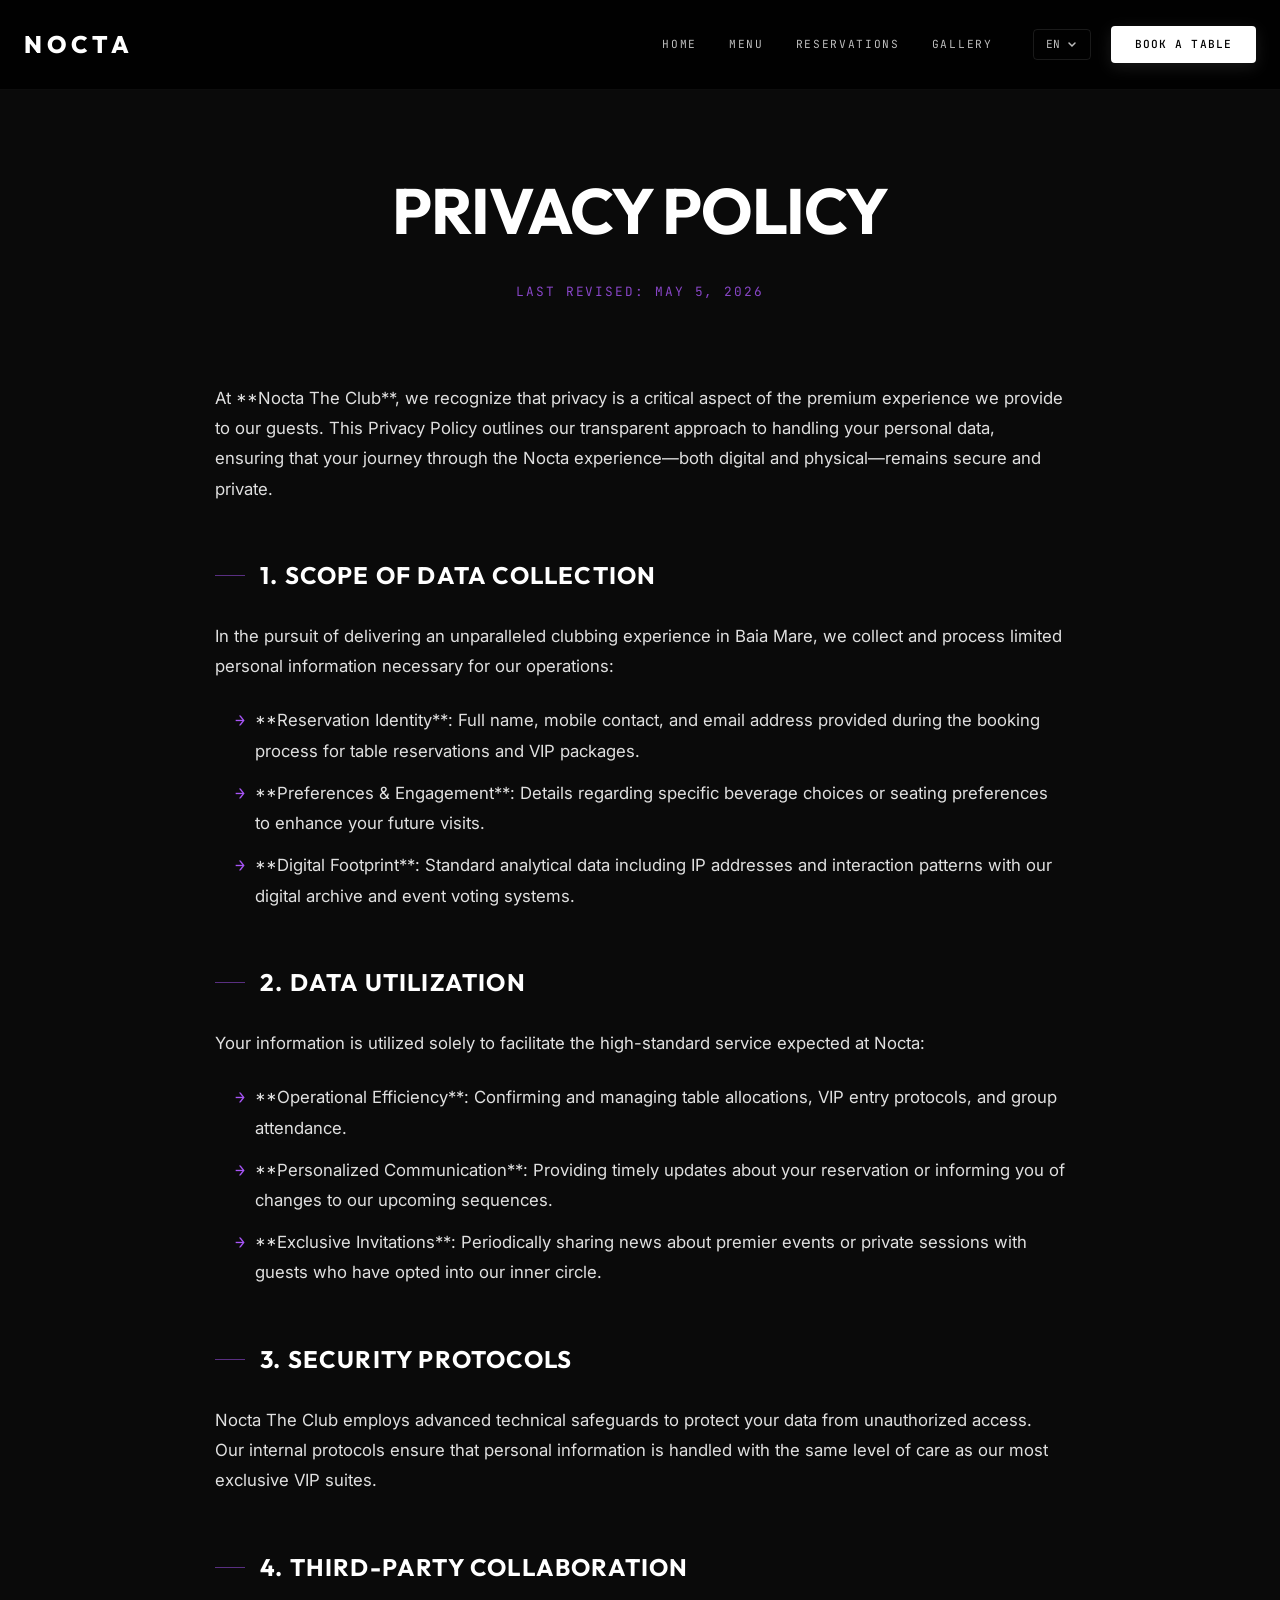
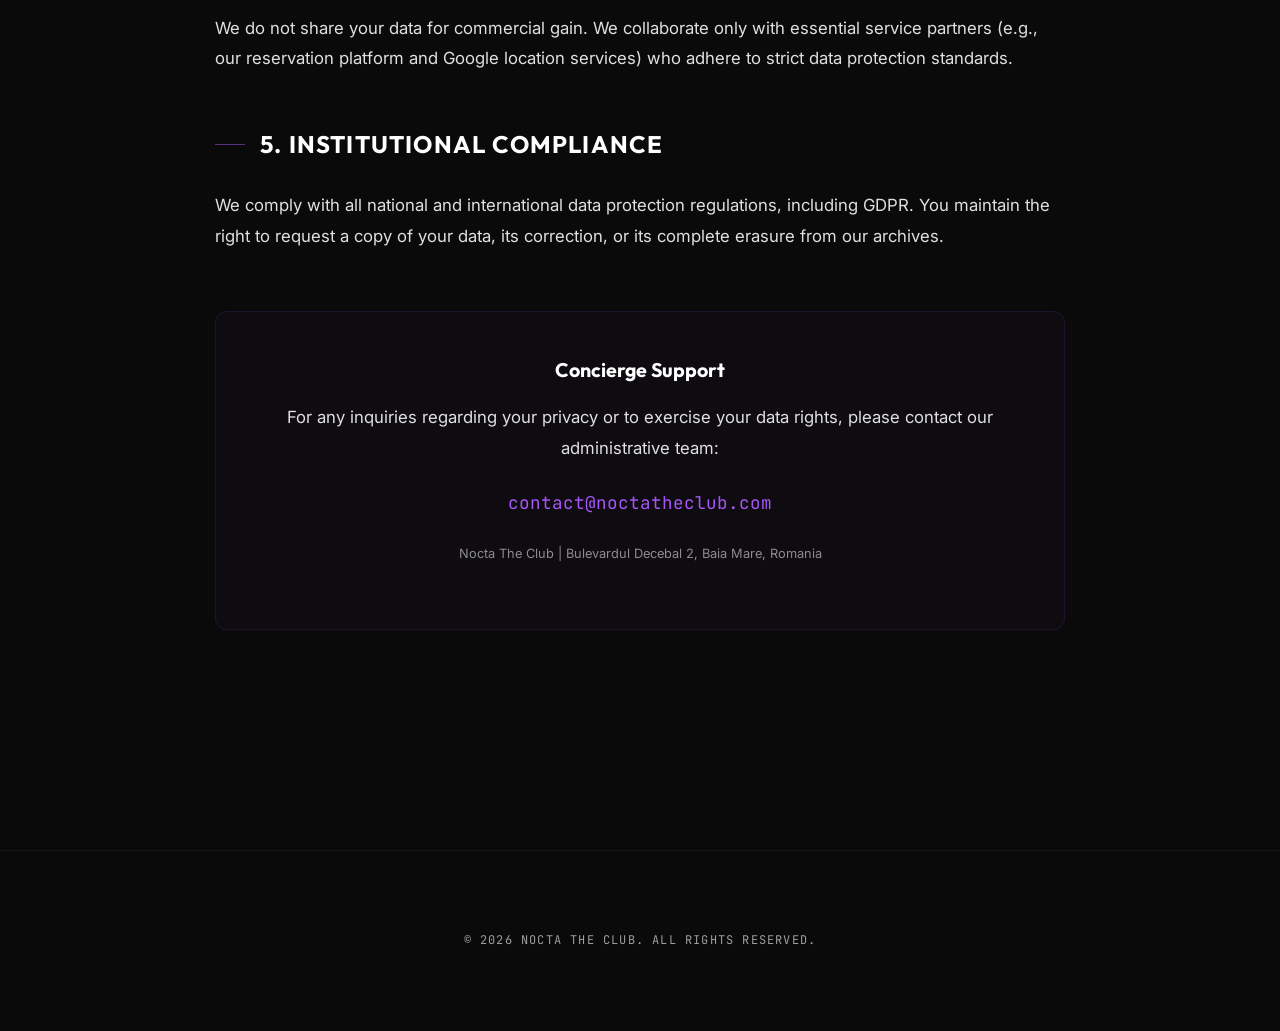
<file: privacy-policy.html>
<!DOCTYPE html>
<html lang="en">

<head>
  <meta charset="UTF-8">
  <meta name="viewport" content="width=device-width, initial-scale=1.0">
  <title>Privacy Policy | Nocta The Club</title>
  <meta name="description" content="Privacy Policy for Nocta The Club. Learn how we handle your data.">

  <!-- Fonts -->
  <link rel="preconnect" href="https://fonts.googleapis.com">
  <link rel="preconnect" href="https://fonts.gstatic.com" crossorigin>
  <link href="https://fonts.googleapis.com/css2?family=Inter:wght@300;400;500;600;700&family=Outfit:wght@300;400;600;800&family=JetBrains+Mono:wght@400;500&display=swap" rel="stylesheet">

  <!-- Styles -->
  <link rel="stylesheet" href="style.css">
  <style>
    body {
      background: #0a0a0a; /* Ensure dark background */
      color: #ffffff;
    }

    .legal-content {
      padding: 160px 0 100px;
      max-width: 850px;
      margin: 0 auto;
    }

    .legal-header {
      margin-bottom: 80px;
      text-align: center;
    }

    .legal-title {
      font-family: var(--font-display);
      font-size: clamp(2.5rem, 8vw, 4rem);
      color: var(--white);
      margin-bottom: 20px;
      letter-spacing: -0.02em;
      text-transform: uppercase;
    }

    .legal-date {
      font-family: var(--font-mono);
      font-size: 0.8rem;
      color: var(--purple-bright);
      text-transform: uppercase;
      letter-spacing: 0.15em;
      opacity: 0.8;
    }

    .legal-body {
      font-family: var(--font-body);
      color: var(--gray-300);
      line-height: 1.8;
      font-size: 1.05rem;
    }

    .legal-body h2 {
      font-family: var(--font-heading);
      color: var(--white);
      font-size: 1.5rem;
      margin: 50px 0 24px;
      letter-spacing: 0.05em;
      text-transform: uppercase;
      display: flex;
      align-items: center;
      gap: 15px;
    }

    .legal-body h2::before {
      content: '';
      width: 30px;
      height: 1px;
      background: var(--purple-glow);
    }

    .legal-body p {
      margin-bottom: 24px;
    }

    .legal-body ul {
      margin: 0 0 30px 20px;
      list-style-type: none;
    }

    .legal-body li {
      margin-bottom: 12px;
      position: relative;
      padding-left: 20px;
    }

    .legal-body li::before {
      content: '→';
      position: absolute;
      left: 0;
      color: var(--purple-bright);
      font-family: var(--font-mono);
    }

    .legal-footer {
      padding: 80px 0;
      border-top: 1px solid rgba(255,255,255,0.05);
      margin-top: 120px;
      text-align: center;
    }

    .legal-contact-card {
      background: rgba(168, 85, 247, 0.03);
      border: 1px solid rgba(168, 85, 247, 0.1);
      padding: 40px;
      border-radius: 12px;
      margin-top: 60px;
      text-align: center;
    }

    .legal-contact-card h3 {
      font-family: var(--font-heading);
      color: var(--white);
      margin-bottom: 15px;
    }

    /* Override any hiding from style.css */
    .reveal-up {
      opacity: 1 !important;
      transform: none !important;
      visibility: visible !important;
    }

    @media (max-width: 768px) {
      .legal-content {
        padding: 120px 24px 60px;
      }
      .legal-body h2 {
        font-size: 1.25rem;
      }
    }
  </style>

  <!-- GSAP -->
  <script src="https://cdnjs.cloudflare.com/ajax/libs/gsap/3.12.5/gsap.min.js"></script>
</head>

<body>
  <!-- NAV (Full Version) -->
  <nav class="navbar" style="background: rgba(0,0,0,0.9); border-bottom: 1px solid rgba(255,255,255,0.05);">
    <div class="nav-inner">
      <a href="index.html" class="nav-logo">
        <span class="logo-text">NOCTA</span>
      </a>
      
      <div class="nav-right">
        <div class="nav-links">
          <a href="index.html#hero" class="nav-link" data-i18n="nav.home">HOME</a>
          <a href="index.html#menu" class="nav-link" data-i18n="nav.menu">MENU</a>
          <a href="index.html#book" class="nav-link" data-i18n="nav.book">RESERVATIONS</a>
          <a href="gallery.html" class="nav-link" data-i18n="nav.gallery">GALLERY</a>
        </div>

        <div class="nav-actions">
          <div class="lang-wrapper">
            <button class="lang-toggle" id="lang-toggle" aria-label="Switch language">
              <span class="lang-current" id="lang-current">EN</span>
              <svg width="12" height="12" viewBox="0 0 12 12" fill="none">
                <path d="M3 5L6 8L9 5" stroke="currentColor" stroke-width="1.5" stroke-linecap="round" />
              </svg>
            </button>
            <div class="lang-dropdown" id="lang-dropdown">
              <button class="lang-option active" data-lang="en">English</button>
              <button class="lang-option" data-lang="ro">Română</button>
            </div>
          </div>

          <a href="index.html#book" class="nav-cta-btn" data-i18n="nav.cta">BOOK A TABLE</a>

          <button class="nav-hamburger" id="nav-hamburger" aria-label="Toggle menu" aria-expanded="false">
            <span></span><span></span><span></span>
          </button>
        </div>
      </div>
    </div>
  </nav>

  <main class="container">
    <div class="legal-content">
      <header class="legal-header">
        <h1 class="legal-title" data-i18n="legal.privacy.title">Privacy Policy</h1>
        <p class="legal-date" data-i18n="legal.revised">Last Revised: May 5, 2026</p>
      </header>

      <div class="legal-body">
        <p>At **Nocta The Club**, we recognize that privacy is a critical aspect of the premium experience we provide to our guests. This Privacy Policy outlines our transparent approach to handling your personal data, ensuring that your journey through the Nocta experience—both digital and physical—remains secure and private.</p>

        <h2>1. Scope of Data Collection</h2>
        <p>In the pursuit of delivering an unparalleled clubbing experience in Baia Mare, we collect and process limited personal information necessary for our operations:</p>
        <ul>
          <li>**Reservation Identity**: Full name, mobile contact, and email address provided during the booking process for table reservations and VIP packages.</li>
          <li>**Preferences & Engagement**: Details regarding specific beverage choices or seating preferences to enhance your future visits.</li>
          <li>**Digital Footprint**: Standard analytical data including IP addresses and interaction patterns with our digital archive and event voting systems.</li>
        </ul>

        <h2>2. Data Utilization</h2>
        <p>Your information is utilized solely to facilitate the high-standard service expected at Nocta:</p>
        <ul>
          <li>**Operational Efficiency**: Confirming and managing table allocations, VIP entry protocols, and group attendance.</li>
          <li>**Personalized Communication**: Providing timely updates about your reservation or informing you of changes to our upcoming sequences.</li>
          <li>**Exclusive Invitations**: Periodically sharing news about premier events or private sessions with guests who have opted into our inner circle.</li>
        </ul>

        <h2>3. Security Protocols</h2>
        <p>Nocta The Club employs advanced technical safeguards to protect your data from unauthorized access. Our internal protocols ensure that personal information is handled with the same level of care as our most exclusive VIP suites.</p>

        <h2>4. Third-Party Collaboration</h2>
        <p>We do not share your data for commercial gain. We collaborate only with essential service partners (e.g., our reservation platform and Google location services) who adhere to strict data protection standards.</p>

        <h2>5. Institutional Compliance</h2>
        <p>We comply with all national and international data protection regulations, including GDPR. You maintain the right to request a copy of your data, its correction, or its complete erasure from our archives.</p>

        <div class="legal-contact-card">
          <h3 data-i18n="legal.concierge">Concierge Support</h3>
          <p>For any inquiries regarding your privacy or to exercise your data rights, please contact our administrative team:</p>
          <p style="color: var(--purple-bright); font-family: var(--font-mono); font-size: 1.1rem; margin-top: 10px;">contact@noctatheclub.com</p>
          <p style="font-size: 0.8rem; margin-top: 20px; opacity: 0.6;">Nocta The Club | Bulevardul Decebal 2, Baia Mare, Romania</p>
        </div>
      </div>
    </div>
  </main>

  <footer class="legal-footer">
    <div class="container">
      <p style="color: var(--gray-500); font-family: var(--font-mono); font-size: 0.75rem; letter-spacing: 0.1em;">&copy; 2026 NOCTA THE CLUB. ALL RIGHTS RESERVED.</p>
    </div>
  </footer>

  <!-- MOBILE NAV OVERLAY -->
  <div class="mobile-nav-overlay" id="mobile-nav-overlay">
    <div class="mobile-nav-content">
      <div class="mobile-nav-links">
        <a href="index.html#hero" class="mobile-nav-link" data-i18n="nav.home">HOME</a>
        <a href="index.html#menu" class="mobile-nav-link" data-i18n="nav.menu">MENU</a>
        <a href="index.html#book" class="mobile-nav-link" data-i18n="nav.book">RESERVATIONS</a>
        <a href="gallery.html" class="mobile-nav-link" data-i18n="nav.gallery">GALLERY</a>
      </div>
      <div class="mobile-nav-footer">
        <a href="index.html#book" class="nav-cta-btn" data-i18n="nav.cta">BOOK A TABLE</a>
      </div>
    </div>
  </div>

  <!-- Scripts -->
  <script src="app.js"></script>
</body>

</html>
</file>
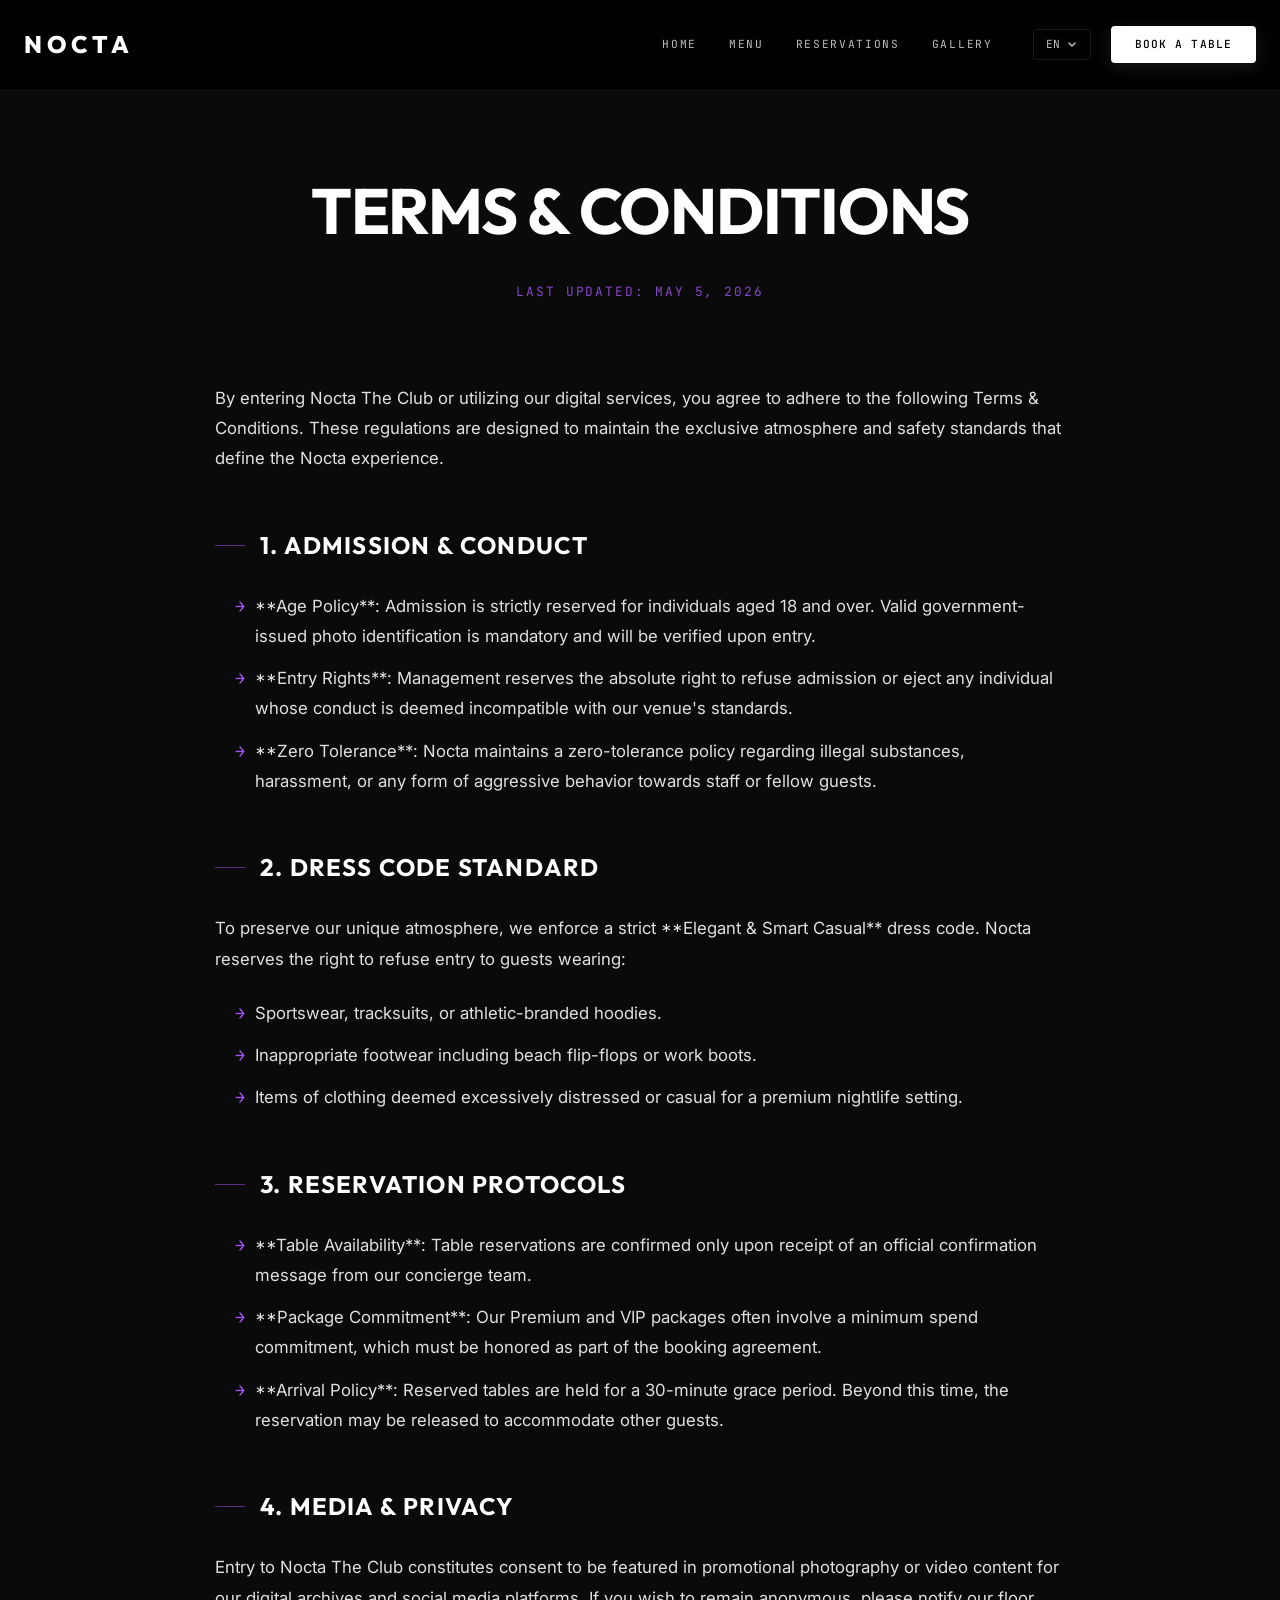
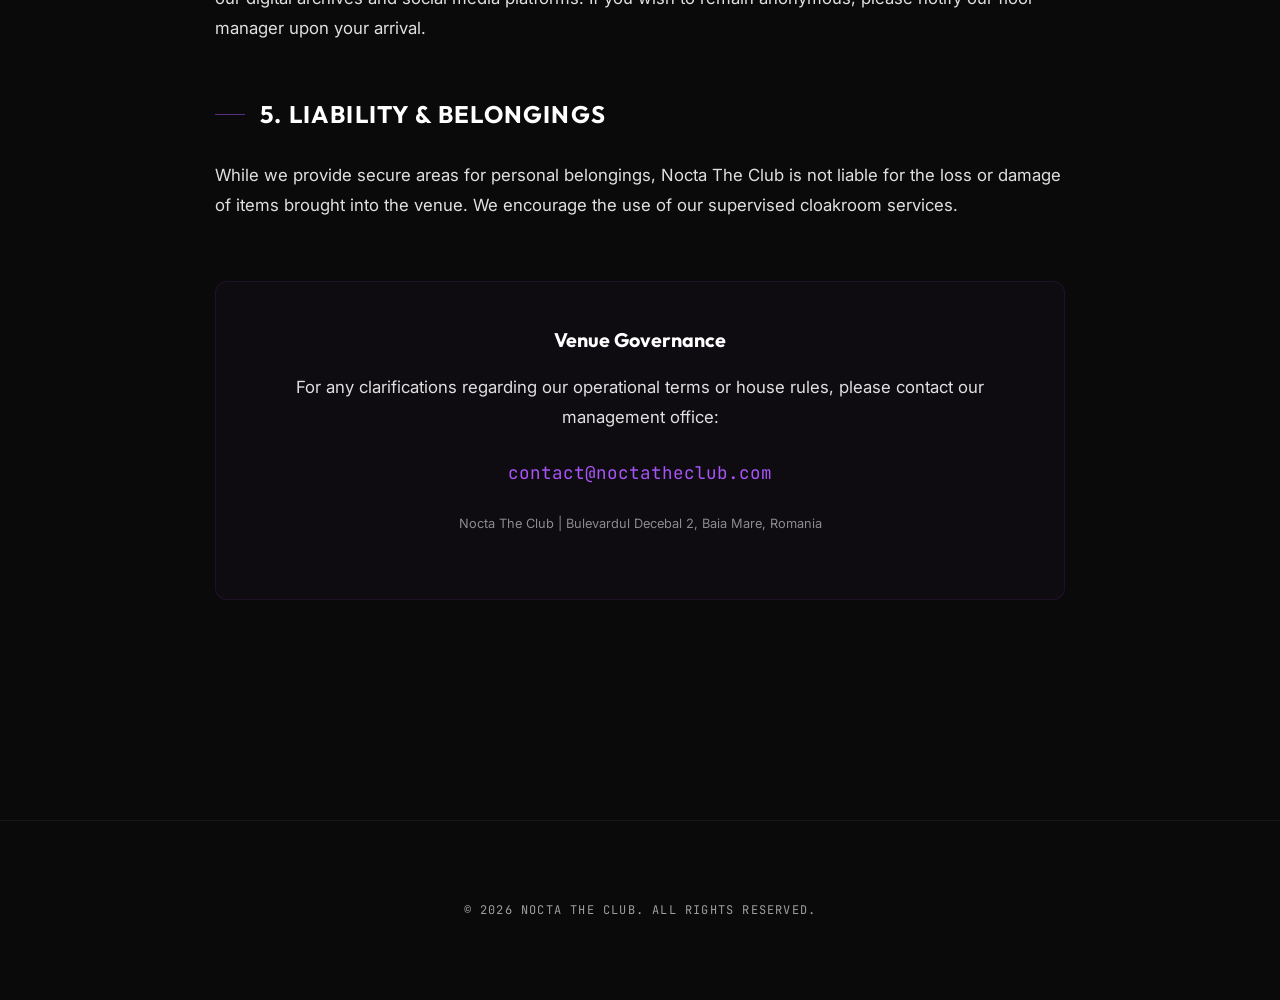
<file: terms-and-conditions.html>
<!DOCTYPE html>
<html lang="en">

<head>
  <meta charset="UTF-8">
  <meta name="viewport" content="width=device-width, initial-scale=1.0">
  <title>Terms & Conditions | Nocta The Club</title>
  <meta name="description" content="Terms and Conditions for Nocta The Club. Read our venue rules and booking policies.">

  <!-- Fonts -->
  <link rel="preconnect" href="https://fonts.googleapis.com">
  <link rel="preconnect" href="https://fonts.gstatic.com" crossorigin>
  <link href="https://fonts.googleapis.com/css2?family=Inter:wght@300;400;500;600;700&family=Outfit:wght@300;400;600;800&family=JetBrains+Mono:wght@400;500&display=swap" rel="stylesheet">

  <!-- Styles -->
  <link rel="stylesheet" href="style.css">
  <style>
    body {
      background: #0a0a0a; /* Ensure dark background */
      color: #ffffff;
    }

    .legal-content {
      padding: 160px 0 100px;
      max-width: 850px;
      margin: 0 auto;
    }

    .legal-header {
      margin-bottom: 80px;
      text-align: center;
    }

    .legal-title {
      font-family: var(--font-display);
      font-size: clamp(2.5rem, 8vw, 4rem);
      color: var(--white);
      margin-bottom: 20px;
      letter-spacing: -0.02em;
      text-transform: uppercase;
    }

    .legal-date {
      font-family: var(--font-mono);
      font-size: 0.8rem;
      color: var(--purple-bright);
      text-transform: uppercase;
      letter-spacing: 0.15em;
      opacity: 0.8;
    }

    .legal-body {
      font-family: var(--font-body);
      color: var(--gray-300);
      line-height: 1.8;
      font-size: 1.05rem;
    }

    .legal-body h2 {
      font-family: var(--font-heading);
      color: var(--white);
      font-size: 1.5rem;
      margin: 50px 0 24px;
      letter-spacing: 0.05em;
      text-transform: uppercase;
      display: flex;
      align-items: center;
      gap: 15px;
    }

    .legal-body h2::before {
      content: '';
      width: 30px;
      height: 1px;
      background: var(--purple-glow);
    }

    .legal-body p {
      margin-bottom: 24px;
    }

    .legal-body ul {
      margin: 0 0 30px 20px;
      list-style-type: none;
    }

    .legal-body li {
      margin-bottom: 12px;
      position: relative;
      padding-left: 20px;
    }

    .legal-body li::before {
      content: '→';
      position: absolute;
      left: 0;
      color: var(--purple-bright);
      font-family: var(--font-mono);
    }

    .legal-footer {
      padding: 80px 0;
      border-top: 1px solid rgba(255,255,255,0.05);
      margin-top: 120px;
      text-align: center;
    }

    .legal-contact-card {
      background: rgba(168, 85, 247, 0.03);
      border: 1px solid rgba(168, 85, 247, 0.1);
      padding: 40px;
      border-radius: 12px;
      margin-top: 60px;
      text-align: center;
    }

    .legal-contact-card h3 {
      font-family: var(--font-heading);
      color: var(--white);
      margin-bottom: 15px;
    }

    /* Override any hiding from style.css */
    .reveal-up {
      opacity: 1 !important;
      transform: none !important;
      visibility: visible !important;
    }

    @media (max-width: 768px) {
      .legal-content {
        padding: 120px 24px 60px;
      }
      .legal-body h2 {
        font-size: 1.25rem;
      }
    }
  </style>

  <!-- GSAP -->
  <script src="https://cdnjs.cloudflare.com/ajax/libs/gsap/3.12.5/gsap.min.js"></script>
</head>

<body>
  <!-- NAV (Full Version) -->
  <nav class="navbar" style="background: rgba(0,0,0,0.9); border-bottom: 1px solid rgba(255,255,255,0.05);">
    <div class="nav-inner">
      <a href="index.html" class="nav-logo">
        <span class="logo-text">NOCTA</span>
      </a>
      
      <div class="nav-right">
        <div class="nav-links">
          <a href="index.html#hero" class="nav-link" data-i18n="nav.home">HOME</a>
          <a href="index.html#menu" class="nav-link" data-i18n="nav.menu">MENU</a>
          <a href="index.html#book" class="nav-link" data-i18n="nav.book">RESERVATIONS</a>
          <a href="gallery.html" class="nav-link" data-i18n="nav.gallery">GALLERY</a>
        </div>

        <div class="nav-actions">
          <div class="lang-wrapper">
            <button class="lang-toggle" id="lang-toggle" aria-label="Switch language">
              <span class="lang-current" id="lang-current">EN</span>
              <svg width="12" height="12" viewBox="0 0 12 12" fill="none">
                <path d="M3 5L6 8L9 5" stroke="currentColor" stroke-width="1.5" stroke-linecap="round" />
              </svg>
            </button>
            <div class="lang-dropdown" id="lang-dropdown">
              <button class="lang-option active" data-lang="en">English</button>
              <button class="lang-option" data-lang="ro">Română</button>
            </div>
          </div>

          <a href="index.html#book" class="nav-cta-btn" data-i18n="nav.cta">BOOK A TABLE</a>

          <button class="nav-hamburger" id="nav-hamburger" aria-label="Toggle menu" aria-expanded="false">
            <span></span><span></span><span></span>
          </button>
        </div>
      </div>
    </div>
  </nav>

  <main class="container">
    <div class="legal-content">
      <header class="legal-header">
        <h1 class="legal-title" data-i18n="legal.terms.title">Terms & Conditions</h1>
        <p class="legal-date" data-i18n="legal.revised">Last Updated: May 5, 2026</p>
      </header>

      <div class="legal-body">
        <p>By entering Nocta The Club or utilizing our digital services, you agree to adhere to the following Terms & Conditions. These regulations are designed to maintain the exclusive atmosphere and safety standards that define the Nocta experience.</p>

        <h2>1. Admission & Conduct</h2>
        <ul>
          <li>**Age Policy**: Admission is strictly reserved for individuals aged 18 and over. Valid government-issued photo identification is mandatory and will be verified upon entry.</li>
          <li>**Entry Rights**: Management reserves the absolute right to refuse admission or eject any individual whose conduct is deemed incompatible with our venue's standards.</li>
          <li>**Zero Tolerance**: Nocta maintains a zero-tolerance policy regarding illegal substances, harassment, or any form of aggressive behavior towards staff or fellow guests.</li>
        </ul>

        <h2>2. Dress Code Standard</h2>
        <p>To preserve our unique atmosphere, we enforce a strict **Elegant & Smart Casual** dress code. Nocta reserves the right to refuse entry to guests wearing:</p>
        <ul>
          <li>Sportswear, tracksuits, or athletic-branded hoodies.</li>
          <li>Inappropriate footwear including beach flip-flops or work boots.</li>
          <li>Items of clothing deemed excessively distressed or casual for a premium nightlife setting.</li>
        </ul>

        <h2>3. Reservation Protocols</h2>
        <ul>
          <li>**Table Availability**: Table reservations are confirmed only upon receipt of an official confirmation message from our concierge team.</li>
          <li>**Package Commitment**: Our Premium and VIP packages often involve a minimum spend commitment, which must be honored as part of the booking agreement.</li>
          <li>**Arrival Policy**: Reserved tables are held for a 30-minute grace period. Beyond this time, the reservation may be released to accommodate other guests.</li>
        </ul>

        <h2>4. Media & Privacy</h2>
        <p>Entry to Nocta The Club constitutes consent to be featured in promotional photography or video content for our digital archives and social media platforms. If you wish to remain anonymous, please notify our floor manager upon your arrival.</p>

        <h2>5. Liability & Belongings</h2>
        <p>While we provide secure areas for personal belongings, Nocta The Club is not liable for the loss or damage of items brought into the venue. We encourage the use of our supervised cloakroom services.</p>

        <div class="legal-contact-card">
          <h3 data-i18n="legal.venue">Venue Governance</h3>
          <p>For any clarifications regarding our operational terms or house rules, please contact our management office:</p>
          <p style="color: var(--purple-bright); font-family: var(--font-mono); font-size: 1.1rem; margin-top: 10px;">contact@noctatheclub.com</p>
          <p style="font-size: 0.8rem; margin-top: 20px; opacity: 0.6;">Nocta The Club | Bulevardul Decebal 2, Baia Mare, Romania</p>
        </div>
      </div>
    </div>
  </main>

  <footer class="legal-footer">
    <div class="container">
      <p style="color: var(--gray-500); font-family: var(--font-mono); font-size: 0.75rem; letter-spacing: 0.1em;">&copy; 2026 NOCTA THE CLUB. ALL RIGHTS RESERVED.</p>
    </div>
  </footer>

  <!-- MOBILE NAV OVERLAY -->
  <div class="mobile-nav-overlay" id="mobile-nav-overlay">
    <div class="mobile-nav-content">
      <div class="mobile-nav-links">
        <a href="index.html#hero" class="mobile-nav-link" data-i18n="nav.home">HOME</a>
        <a href="index.html#menu" class="mobile-nav-link" data-i18n="nav.menu">MENU</a>
        <a href="index.html#book" class="mobile-nav-link" data-i18n="nav.book">RESERVATIONS</a>
        <a href="gallery.html" class="mobile-nav-link" data-i18n="nav.gallery">GALLERY</a>
      </div>
      <div class="mobile-nav-footer">
        <a href="index.html#book" class="nav-cta-btn" data-i18n="nav.cta">BOOK A TABLE</a>
      </div>
    </div>
  </div>

  <!-- Scripts -->
  <script src="app.js"></script>
</body>

</html>
</file>
<file: style.css>
/* ═══════════════════════════════════════════ */
/*  NOCTA THE CLUB — CORE DESIGN SYSTEM         */
/*  Theme: Quiet Luxury / Dark Mode             */
/*  Tokens: Inter, Outfit, JetBrains Mono       */
/* ═══════════════════════════════════════════ */

:root {
  /* --- Colors --- */
  --black: #000000;
  --white: #ffffff;
  --gray-100: #f5f5f5;
  --gray-200: #eeeeee;
  --gray-300: #e0e0e0;
  --gray-400: #bdbdbd;
  --gray-500: #9e9e9e;
  --gray-600: #757575;
  --gray-700: #616161;
  --gray-800: #424242;
  --gray-900: #212121;
  --gray-950: #0a0a0a;

  /* Brand Colors */
  --purple-bright: #a855f7;
  --purple-glow: rgba(168, 85, 247, 0.5);
  --purple-dark: #6b21a8;
  --gold: #d4af37;
  
  /* --- Typography --- */
  --font-body: 'Inter', sans-serif;
  --font-heading: 'Outfit', sans-serif;
  --font-display: 'Outfit', sans-serif;
  --font-mono: 'JetBrains Mono', monospace;

  /* --- Spacing --- */
  --gap: 24px;
  --section-padding: 120px;
  --container-max: 1400px;

  /* --- Transitions --- */
  --ease: cubic-bezier(0.23, 1, 0.32, 1);
  --duration-sm: 0.3s;
  --duration-md: 0.6s;
  --duration-lg: 1.2s;

  /* --- Z-Indices --- */
  --z-app: 10;
  --z-nav: 1000;
  --z-loader: 2000;
}

/* ═══════════════════════════════════════════
   RESET & BASE
   ═══════════════════════════════════════════ */
*, *::before, *::after {
  box-sizing: border-box;
  margin: 0;
  padding: 0;
}

html {
  scroll-behavior: initial; /* Managed by GSAP/JS */
  font-size: 16px;
  -webkit-font-smoothing: antialiased;
  -moz-osx-font-smoothing: grayscale;
}

body {
  background-color: var(--black);
  color: var(--white);
  font-family: var(--font-body);
  overflow-x: hidden;
  line-height: 1.6;
}

body.loading {
  overflow: hidden;
}

a {
  color: inherit;
  text-decoration: none;
}

ul {
  list-style: none;
}

img {
  max-width: 100%;
  display: block;
}

button {
  background: none;
  border: none;
  font: inherit;
  cursor: pointer;
  color: inherit;
}

/* ═══════════════════════════════════════════
   UTILITIES
   ═══════════════════════════════════════════ */
.container {
  max-width: var(--container-max);
  margin: 0 auto;
  padding: 0 var(--gap);
}

.section {
  padding: var(--section-padding) 0;
  position: relative;
}

.display-title {
  font-family: var(--font-display);
  font-weight: 800;
  line-height: 1;
  letter-spacing: -0.04em;
  text-transform: uppercase;
  font-size: clamp(3rem, 10vw, 8rem);
}

.section-title {
  font-family: var(--font-heading);
  font-weight: 600;
  font-size: clamp(2rem, 5vw, 3.5rem);
  line-height: 1.1;
  margin-bottom: 24px;
}

.eyebrow {
  display: block;
  font-family: var(--font-mono);
  font-size: 0.75rem;
  letter-spacing: 0.4em;
  text-transform: uppercase;
  color: var(--purple-bright);
  margin-bottom: 16px;
}

.section-desc {
  font-size: 1.1rem;
  color: var(--gray-400);
  max-width: 600px;
  margin-bottom: 40px;
}

/* --- Reveal Animations --- */
.reveal-up {
  opacity: 0;
  transform: translateY(40px);
  will-change: opacity, transform;
}

.reveal-in {
  opacity: 0;
  transform: scale(0.95);
  will-change: opacity, transform;
}

.revealed {
  opacity: 1 !important;
  transform: none !important;
  transition: all var(--duration-md) var(--ease);
}

/* ═══════════════════════════════════════════
   PRELOADER
   ═══════════════════════════════════════════ */
.loader {
  position: fixed;
  inset: 0;
  background-color: var(--black);
  z-index: var(--z-loader);
  display: flex;
  align-items: center;
  justify-content: center;
  flex-direction: column;
}

.loader.loaded {
  opacity: 0;
  visibility: hidden;
  transition: opacity 0.8s var(--ease), visibility 0.8s;
}

.preloader-content {
  text-align: center;
}

.loader-logo {
  font-family: var(--font-display);
  font-size: 4rem;
  letter-spacing: 0.3em;
  font-weight: 800;
  margin-bottom: 30px;
  background: linear-gradient(to right, #fff, var(--purple-bright));
  -webkit-background-clip: text;
  -webkit-text-fill-color: transparent;
}

.loader-bar {
  width: 240px;
  height: 2px;
  background: rgba(255, 255, 255, 0.1);
  margin: 0 auto 16px;
  border-radius: 2px;
  overflow: hidden;
}

.loader-progress {
  width: 0%;
  height: 100%;
  background: var(--purple-bright);
  box-shadow: 0 0 15px var(--purple-bright);
  transition: width 0.3s ease;
}

.loader-status {
  font-family: var(--font-mono);
  font-size: 0.65rem;
  letter-spacing: 0.2em;
  color: var(--gray-600);
  text-transform: uppercase;
}

/* ═══════════════════════════════════════════
   NAVIGATION
   ═══════════════════════════════════════════ */
.navbar {
  position: fixed;
  top: 0;
  left: 0;
  width: 100%;
  height: 90px;
  z-index: var(--z-nav);
  display: flex;
  align-items: center;
  transition: background var(--duration-sm), height var(--duration-sm), border var(--duration-sm);
  border-bottom: 1px solid transparent;
}

.navbar.scrolled {
  background: rgba(0, 0, 0, 0.9);
  backdrop-filter: blur(10px);
  height: 70px;
  border-bottom-color: rgba(255, 255, 255, 0.05);
}

.nav-inner {
  max-width: var(--container-max);
  width: 100%;
  margin: 0 auto;
  padding: 0 var(--gap);
  display: flex;
  justify-content: space-between;
  align-items: center;
}

.logo-text {
  font-family: var(--font-display);
  font-size: 1.5rem;
  font-weight: 800;
  letter-spacing: 0.2em;
  color: var(--white);
}

.nav-right {
  display: flex;
  align-items: center;
  gap: 40px;
}

.nav-links {
  display: flex;
  gap: 32px;
}

.nav-link {
  font-family: var(--font-mono);
  font-size: 0.7rem;
  letter-spacing: 0.15em;
  text-transform: uppercase;
  color: var(--gray-400);
  transition: color var(--duration-sm);
  position: relative;
}

.nav-link:hover, .nav-link.active {
  color: var(--white);
}

.nav-link.active::after {
  content: '';
  position: absolute;
  bottom: -4px;
  left: 0;
  width: 100%;
  height: 1px;
  background: var(--purple-bright);
}

.nav-actions {
  display: flex;
  align-items: center;
  gap: 20px;
}

/* Language Toggle */
.lang-wrapper {
  position: relative;
}

.lang-toggle {
  display: flex;
  align-items: center;
  gap: 6px;
  font-family: var(--font-mono);
  font-size: 0.7rem;
  color: var(--gray-400);
  padding: 6px 12px;
  border: 1px solid rgba(255, 255, 255, 0.1);
  border-radius: 4px;
  transition: all var(--duration-sm);
}

.lang-toggle:hover {
  border-color: rgba(255, 255, 255, 0.3);
  color: var(--white);
}

.lang-dropdown {
  position: absolute;
  top: calc(100% + 10px);
  right: 0;
  background: var(--gray-950);
  border: 1px solid rgba(255, 255, 255, 0.1);
  border-radius: 4px;
  padding: 8px 0;
  min-width: 120px;
  opacity: 0;
  visibility: hidden;
  transform: translateY(10px);
  transition: all var(--duration-sm) var(--ease);
  box-shadow: 0 10px 30px rgba(0, 0, 0, 0.5);
}

.lang-dropdown.active {
  opacity: 1;
  visibility: visible;
  transform: translateY(0);
}

.lang-option {
  width: 100%;
  text-align: left;
  padding: 8px 16px;
  font-family: var(--font-mono);
  font-size: 0.7rem;
  color: var(--gray-500);
  transition: all var(--duration-sm);
}

.lang-option:hover, .lang-option.active {
  background: rgba(255, 255, 255, 0.05);
  color: var(--white);
}

/* CTA Button */
.nav-cta-btn {
  font-family: var(--font-mono);
  font-size: 0.7rem;
  font-weight: 500;
  letter-spacing: 0.1em;
  color: var(--black);
  background: var(--white);
  padding: 10px 24px;
  border-radius: 4px;
  transition: all var(--duration-sm) var(--ease);
  box-shadow: 0 4px 15px rgba(255, 255, 255, 0.1);
}

.nav-cta-btn:hover {
  background: var(--purple-bright);
  color: var(--white);
  transform: translateY(-2px);
  box-shadow: 0 10px 20px var(--purple-glow);
}

/* Hamburger */
.nav-hamburger {
  display: none;
  flex-direction: column;
  gap: 6px;
  width: 30px;
  z-index: 1001;
}

.nav-hamburger span {
  display: block;
  width: 100%;
  height: 2px;
  background: var(--white);
  transition: transform 0.3s, opacity 0.3s;
}

/* ═══════════════════════════════════════════
   HERO SECTION
   ═══════════════════════════════════════════ */
.hero {
  height: 100vh;
  width: 100%;
  position: relative;
  overflow: hidden;
  display: flex;
  align-items: center;
  justify-content: center;
}

.hero-bg-container {
  position: absolute;
  inset: 0;
  z-index: 0;
}

.hero-image-layer {
  position: absolute;
  inset: 0;
  background-image: url('assets/hero_bg_16x9.png');
  background-size: cover;
  background-position: center;
  transform: scale(1.1); /* For parallax start */
}

.hero-gradient-overlay {
  position: absolute;
  inset: 0;
  background: linear-gradient(to bottom, 
    rgba(0,0,0,0.6) 0%, 
    rgba(0,0,0,0.3) 40%, 
    rgba(0,0,0,0.8) 100%
  );
}

.hero-lightning {
  position: absolute;
  inset: 0;
  background: white;
  opacity: 0;
  pointer-events: none;
  z-index: 1;
}

.hero-lightning.flash {
  animation: flashAnim 0.3s ease-out;
}

@keyframes flashAnim {
  0% { opacity: 0; }
  20% { opacity: 0.1; }
  100% { opacity: 0; }
}

.hero-content {
  position: relative;
  z-index: 2;
  text-align: center;
  max-width: 900px;
  padding: 0 40px;
}

.hero-eyebrow {
  font-family: var(--font-mono);
  font-size: 0.8rem;
  letter-spacing: 0.5em;
  color: var(--purple-bright);
  margin-bottom: 24px;
}

.hero-title {
  font-family: var(--font-display);
  font-weight: 800;
  line-height: 0.9;
  letter-spacing: -0.04em;
  margin-bottom: 32px;
}

.title-top {
  display: block;
  font-size: clamp(4rem, 15vw, 12rem);
  color: var(--white);
}

.title-bottom {
  display: block;
  font-size: clamp(2rem, 8vw, 6rem);
  color: transparent;
  -webkit-text-stroke: 1px rgba(255,255,255,0.4);
}

.hero-subtitle {
  font-size: 1.1rem;
  color: var(--gray-400);
  max-width: 600px;
  margin: 0 auto 48px;
}

.hero-btns {
  display: flex;
  gap: 20px;
  justify-content: center;
}

.btn {
  padding: 18px 40px;
  font-family: var(--font-mono);
  font-size: 0.8rem;
  letter-spacing: 0.2em;
  text-transform: uppercase;
  border-radius: 4px;
  transition: all var(--duration-sm) var(--ease);
  display: inline-flex;
  align-items: center;
  justify-content: center;
}

.btn-primary {
  background: var(--white);
  color: var(--black);
}

.btn-primary:hover {
  background: var(--purple-bright);
  color: var(--white);
  box-shadow: 0 0 30px var(--purple-glow);
  transform: translateY(-4px);
}

.btn-outline {
  border: 1px solid rgba(255,255,255,0.2);
  color: var(--white);
}

.btn-outline:hover {
  border-color: var(--white);
  background: rgba(255,255,255,0.05);
}

.hero-footer {
  position: absolute;
  bottom: 40px;
  left: 0;
  width: 100%;
  display: flex;
  justify-content: center;
}

.hero-scroll-indicator {
  display: flex;
  flex-direction: column;
  align-items: center;
  gap: 12px;
}

.hero-scroll-indicator span {
  font-family: var(--font-mono);
  font-size: 0.6rem;
  letter-spacing: 0.3em;
  color: var(--gray-500);
}

.scroll-line {
  width: 1px;
  height: 60px;
  background: linear-gradient(to bottom, var(--gray-700), transparent);
  position: relative;
  overflow: hidden;
}

.scroll-line::after {
  content: '';
  position: absolute;
  top: -100%;
  left: 0;
  width: 100%;
  height: 100%;
  background: var(--purple-bright);
  animation: scrollLineAnim 2s infinite;
}

@keyframes scrollLineAnim {
  0% { top: -100%; }
  50% { top: 100%; }
  100% { top: 100%; }
}

/* Orbs */
.hero-orbs {
  position: absolute;
  inset: 0;
  pointer-events: none;
  z-index: 1;
}

.orb {
  position: absolute;
  border-radius: 50%;
  filter: blur(80px);
  opacity: 0.3;
}

.orb-1 {
  width: 40vw;
  height: 40vw;
  background: var(--purple-dark);
  top: -10%;
  right: -5%;
}

.orb-2 {
  width: 30vw;
  height: 30vw;
  background: #1e1b4b;
  bottom: 5%;
  left: -5%;
}

/* ═══════════════════════════════════════════
   ABOUT SECTION
   ═══════════════════════════════════════════ */
.about-grid {
  display: grid;
  grid-template-columns: 1.2fr 1fr;
  gap: 100px;
  align-items: center;
}

.about-stats {
  display: flex;
  gap: 60px;
  margin-top: 60px;
}

.stat-num {
  display: block;
  font-family: var(--font-display);
  font-size: 3.5rem;
  font-weight: 700;
  line-height: 1;
  color: var(--white);
  margin-bottom: 8px;
}

.stat-label {
  font-family: var(--font-mono);
  font-size: 0.7rem;
  letter-spacing: 0.2em;
  color: var(--gray-500);
}

.visual-card {
  position: relative;
  border-radius: 8px;
  overflow: hidden;
  box-shadow: 0 30px 60px rgba(0,0,0,0.5);
}

.visual-card img {
  width: 100%;
  height: 600px;
  object-fit: cover;
  transition: transform 1.5s var(--ease);
}

.visual-card:hover img {
  transform: scale(1.05);
}

.visual-overlay {
  position: absolute;
  inset: 0;
  background: linear-gradient(to top, rgba(0,0,0,0.8), transparent 40%);
}

/* ═══════════════════════════════════════════
   HORIZONTAL SCROLL SECTION
   ═══════════════════════════════════════════ */
.horizontal-scroll-container {
  height: 100vh;
  width: 100%;
  overflow: hidden;
  position: relative;
  background: #050505;
}

.horizontal-inner {
  display: flex;
  height: 100%;
  width: fit-content;
  will-change: transform;
}

.scroll-slide {
  height: 100%;
  width: 100vw;
  flex-shrink: 0;
  display: flex;
  align-items: center;
  justify-content: center;
  padding: 0 100px;
  position: relative;
}

/* Slide 1: Teaser */
.slide-teaser {
  width: 60vw;
  justify-content: flex-start;
  padding-left: 10vw;
}

.teaser-content .eyebrow {
  margin-bottom: 30px;
}

.teaser-content .display-title {
  font-size: clamp(3rem, 12vw, 10rem);
  margin-bottom: 40px;
}

.teaser-content p {
  font-family: var(--font-mono);
  font-size: 0.9rem;
  color: var(--gray-500);
  letter-spacing: 0.1em;
}

/* Slides: Events */
.event-card-horizontal {
  display: grid;
  grid-template-columns: 1fr 1.5fr;
  width: 100%;
  max-width: 1200px;
  height: 600px;
  background: #0a0a0a;
  border: 1px solid rgba(255,255,255,0.05);
  border-radius: 4px;
  overflow: hidden;
  position: relative;
}

.event-info {
  padding: 80px;
  display: flex;
  flex-direction: column;
  justify-content: center;
  background: linear-gradient(to right, #0a0a0a 0%, #0c0c0c 100%);
  position: relative;
  z-index: 2;
}

.event-date {
  font-family: var(--font-mono);
  font-size: 0.8rem;
  color: var(--purple-bright);
  margin-bottom: 24px;
  display: block;
}

.event-name {
  font-family: var(--font-display);
  font-size: 3rem;
  line-height: 1;
  margin-bottom: 24px;
  text-transform: uppercase;
}

.event-desc {
  color: var(--gray-400);
  margin-bottom: 40px;
  font-size: 1.05rem;
}

.event-link {
  font-family: var(--font-mono);
  font-size: 0.75rem;
  letter-spacing: 0.2em;
  color: var(--white);
  padding-bottom: 8px;
  border-bottom: 1px solid var(--purple-bright);
  width: fit-content;
  transition: all 0.3s var(--ease);
}

.event-link:hover {
  color: var(--purple-bright);
  padding-left: 10px;
}

.event-image {
  width: 100%;
  height: 100%;
  position: relative;
  overflow: hidden;
}

.event-image img {
  width: 100%;
  height: 100%;
  object-fit: cover;
  transition: transform 1.2s var(--ease);
}

.event-card-horizontal:hover .event-image img {
  transform: scale(1.05);
}

/* ═══════════════════════════════════════════
   MENU SECTION
   ═══════════════════════════════════════════ */
.menu-header {
  text-align: center;
  margin-bottom: 60px;
}

.menu-tabs {
  display: flex;
  justify-content: center;
  gap: 30px;
  margin-bottom: 80px;
  flex-wrap: wrap;
}

.menu-tab-btn {
  font-family: var(--font-mono);
  font-size: 0.75rem;
  letter-spacing: 0.2em;
  color: var(--gray-500);
  padding: 12px 24px;
  border: 1px solid rgba(255,255,255,0.1);
  border-radius: 4px;
  transition: all 0.3s;
}

.menu-tab-btn.active, .menu-tab-btn:hover {
  color: var(--white);
  border-color: var(--purple-bright);
  background: rgba(168, 85, 247, 0.05);
}

.menu-grid {
  display: grid;
  grid-template-columns: repeat(2, 1fr);
  gap: 40px 80px;
  margin-bottom: 80px;
}

.menu-item {
  display: flex;
  justify-content: space-between;
  align-items: flex-end;
  padding-bottom: 12px;
  border-bottom: 1px solid rgba(255,255,255,0.05);
  position: relative;
  transition: all 0.3s;
}

.menu-item:hover {
  border-bottom-color: var(--purple-bright);
}

.item-main {
  display: flex;
  flex-direction: column;
  gap: 4px;
}

.item-name {
  font-family: var(--font-heading);
  font-weight: 500;
  font-size: 1.1rem;
  letter-spacing: 0.02em;
}

.item-detail {
  font-family: var(--font-mono);
  font-size: 0.65rem;
  color: var(--gray-500);
  text-transform: uppercase;
}

.item-price {
  font-family: var(--font-mono);
  font-size: 0.9rem;
  color: var(--white);
  font-weight: 500;
}

.menu-footer {
  text-align: center;
  border-top: 1px solid rgba(255,255,255,0.05);
  padding-top: 60px;
}

.menu-footer p {
  color: var(--gray-500);
  margin-bottom: 30px;
  font-size: 0.9rem;
}

/* ═══════════════════════════════════════════
   BOOKING SECTION
   ═══════════════════════════════════════════ */
.booking-card {
  background: #0a0a0a;
  border: 1px solid rgba(255,255,255,0.05);
  border-radius: 12px;
  overflow: hidden;
  box-shadow: 0 40px 100px rgba(0,0,0,0.8);
}

.booking-grid {
  display: grid;
  grid-template-columns: 1fr 1fr;
}

.booking-info {
  padding: 80px;
  background: linear-gradient(135deg, #0a0a0a 0%, #151515 100%);
  display: flex;
  flex-direction: column;
}

.booking-info .display-title {
  font-size: 3.5rem;
  margin-bottom: 24px;
}

.booking-info p {
  color: var(--gray-400);
  margin-bottom: 60px;
  font-size: 1.1rem;
}

.contact-details {
  display: flex;
  flex-direction: column;
  gap: 32px;
  margin-bottom: 60px;
}

.contact-item {
  display: flex;
  flex-direction: column;
  gap: 8px;
}

.contact-item .label {
  font-family: var(--font-mono);
  font-size: 0.65rem;
  color: var(--purple-bright);
  letter-spacing: 0.2em;
}

.contact-item .value {
  font-size: 1.25rem;
  font-family: var(--font-heading);
  color: var(--white);
}

.social-links {
  display: flex;
  gap: 30px;
  margin-top: auto;
}

.social-links a {
  font-family: var(--font-mono);
  font-size: 0.65rem;
  letter-spacing: 0.2em;
  color: var(--gray-500);
  transition: color 0.3s;
}

.social-links a:hover {
  color: var(--white);
}

.booking-form-wrap {
  padding: 80px;
  background: #0d0d0d;
}

.booking-form {
  display: flex;
  flex-direction: column;
  gap: 24px;
}

.form-row {
  display: flex;
  gap: 20px;
}

.form-group {
  flex: 1;
  display: flex;
  flex-direction: column;
  gap: 10px;
}

.form-group label {
  font-family: var(--font-mono);
  font-size: 0.65rem;
  letter-spacing: 0.15em;
  color: var(--gray-600);
}

.form-group input, .form-group select {
  background: #151515;
  border: 1px solid rgba(255,255,255,0.1);
  padding: 16px;
  color: var(--white);
  border-radius: 4px;
  font-family: var(--font-body);
  transition: border-color 0.3s;
}

.form-group input:focus {
  outline: none;
  border-color: var(--purple-bright);
}

.btn-block {
  width: 100%;
  padding: 22px;
}

.form-note {
  text-align: center;
  font-family: var(--font-mono);
  font-size: 0.65rem;
  color: var(--gray-700);
  letter-spacing: 0.1em;
}

/* ═══════════════════════════════════════════
   FOOTER
   ═══════════════════════════════════════════ */
.footer {
  background: #030303;
  padding: 100px 0 60px;
  border-top: 1px solid rgba(255,255,255,0.03);
}

.footer-top {
  display: flex;
  justify-content: space-between;
  margin-bottom: 80px;
}

.footer-brand .logo-text {
  font-size: 2.5rem;
  margin-bottom: 16px;
  display: block;
}

.footer-brand p {
  color: var(--gray-500);
  font-family: var(--font-mono);
  font-size: 0.8rem;
  letter-spacing: 0.1em;
}

.footer-nav {
  display: flex;
  gap: 100px;
}

.footer-col h4 {
  font-family: var(--font-mono);
  font-size: 0.75rem;
  color: var(--white);
  letter-spacing: 0.2em;
  margin-bottom: 30px;
}

.footer-col a {
  display: block;
  font-size: 0.9rem;
  color: var(--gray-500);
  margin-bottom: 16px;
  transition: color 0.3s;
}

.footer-col a:hover {
  color: var(--white);
}

.footer-bottom {
  display: flex;
  justify-content: space-between;
  align-items: center;
  padding-top: 40px;
  border-top: 1px solid rgba(255,255,255,0.05);
}

.copyright {
  font-family: var(--font-mono);
  font-size: 0.65rem;
  color: var(--gray-700);
  letter-spacing: 0.1em;
}

.built-by {
  font-family: var(--font-mono);
  font-size: 0.65rem;
  color: var(--gray-500);
  letter-spacing: 0.2em;
}

.glow-text {
  color: var(--white);
  text-shadow: 0 0 10px rgba(255,255,255,0.3);
}

/* ═══════════════════════════════════════════
   MISC EFFECTS
   ═══════════════════════════════════════════ */
#particle-canvas {
  position: fixed;
  top: 0;
  left: 0;
  width: 100%;
  height: 100%;
  z-index: 1;
  pointer-events: none;
  opacity: 0.6;
}

#cursor-glow {
  position: fixed;
  width: 400px;
  height: 400px;
  background: radial-gradient(circle, rgba(168, 85, 247, 0.08) 0%, transparent 70%);
  border-radius: 50%;
  pointer-events: none;
  z-index: 9999;
  transform: translate(-50%, -50%);
  mix-blend-mode: screen;
}

/* ═══════════════════════════════════════════
   RESPONSIVE (Mobile & Tablet)
   ═══════════════════════════════════════════ */

/* Mobile Overlay */
.mobile-nav-overlay {
  position: fixed;
  inset: 0;
  background: #000;
  z-index: 999;
  display: flex;
  flex-direction: column;
  justify-content: center;
  padding: 60px;
  transform: translateY(-100%);
  transition: transform 0.8s var(--ease);
}

.mobile-nav-overlay.active {
  transform: translateY(0);
}

.mobile-nav-links {
  display: flex;
  flex-direction: column;
  gap: 30px;
}

.mobile-nav-link {
  font-family: var(--font-display);
  font-size: 3rem;
  font-weight: 700;
  text-transform: uppercase;
  color: var(--gray-800);
  transition: color 0.3s;
}

.mobile-nav-link:hover, .mobile-nav-link.active {
  color: var(--white);
}

.mobile-nav-footer {
  margin-top: 60px;
}

@media (max-width: 1024px) {
  .nav-links { display: none; }
  .nav-hamburger { display: flex; }
  
  .about-grid {
    grid-template-columns: 1fr;
    gap: 60px;
  }
  
  .booking-grid {
    grid-template-columns: 1fr;
  }
  
  .event-card-horizontal {
    grid-template-columns: 1fr;
    height: auto;
  }
  
  .event-info {
    padding: 60px 40px;
  }
  
  .event-image {
    height: 400px;
  }
}

@media (max-width: 768px) {
  :root {
    --section-padding: 80px;
  }
  
  .hero-content {
    padding: 0 20px;
  }
  
  .menu-grid {
    grid-template-columns: 1fr;
    gap: 30px;
  }
  
  .booking-info, .booking-form-wrap {
    padding: 40px 24px;
  }
  
  .footer-top {
    flex-direction: column;
    gap: 60px;
  }
  
  .footer-nav {
    flex-direction: column;
    gap: 40px;
  }
  
  .form-row {
    flex-direction: column;
  }
  
  .slide-teaser {
    width: 100vw;
    padding: 0 24px;
  }
  
  .scroll-slide {
    padding: 0 24px;
  }
}

@media (max-width: 480px) {
  .hero-title .title-top { font-size: 4rem; }
  .hero-title .title-bottom { font-size: 2.5rem; }
  
  .stat-num { font-size: 2.5rem; }
  .about-stats { gap: 30px; }
  
  .event-name { font-size: 2rem; }
}
</file>
